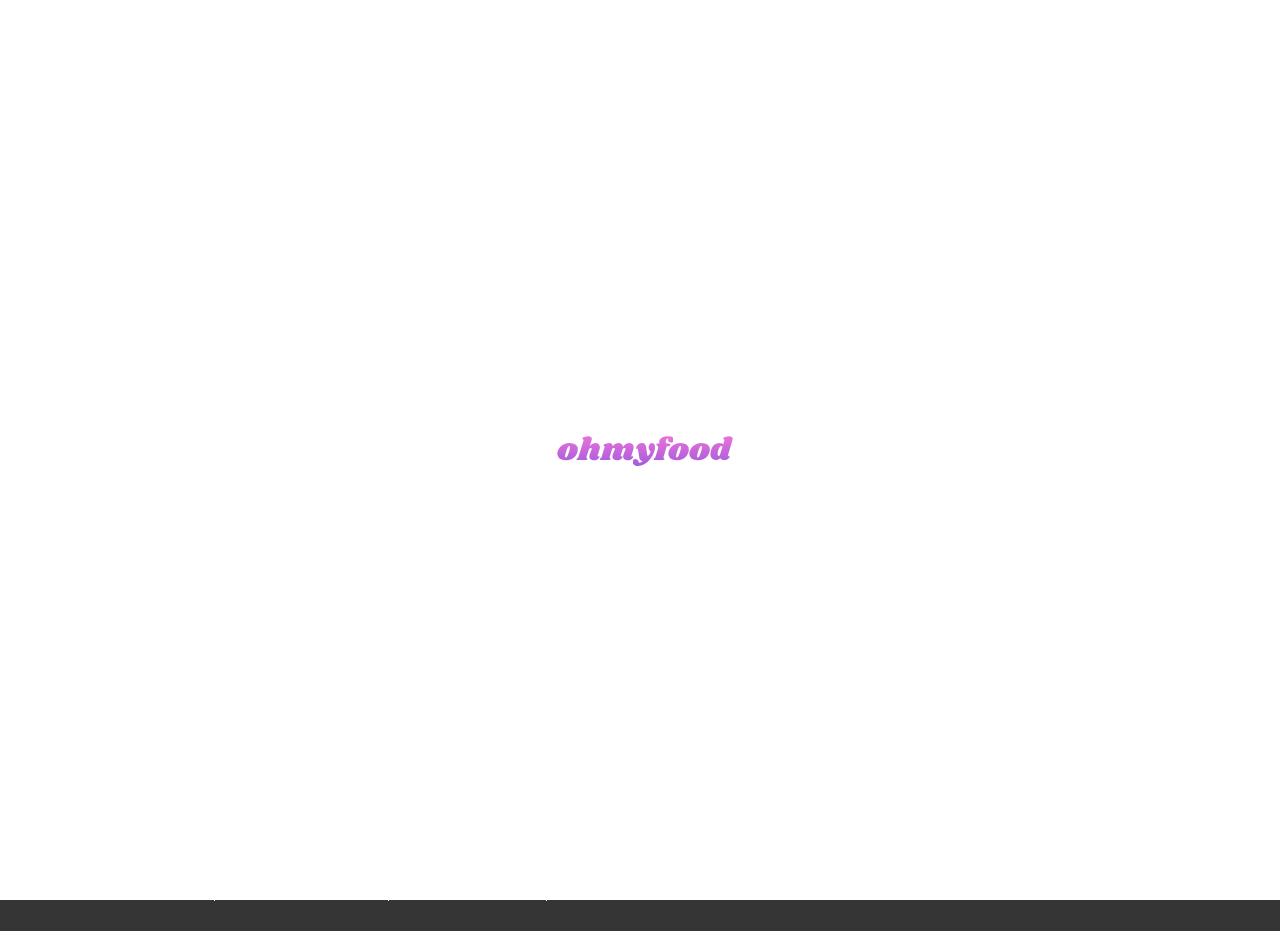
<file: index.html>
<!DOCTYPE html>
<!-- setup html basis -->
<html lang="fr">

<head>
    <meta charset="utf-8" />

    <meta name="viewport" content="width=device-width, initial-scale=1">
   

    <!-- setup css stylesheet url -->

<link rel="stylesheet" href="public/css/main.css" />

    <!-- setup Favicon -->

    <link rel="shortcut icon" href="./public/img/favicon.png" />



    <!-- setup fontawesome api -->

    <link rel="stylesheet" href="https://pro.fontawesome.com/releases/v5.10.0/css/all.css"
        integrity="sha384-AYmEC3Yw5cVb3ZcuHtOA93w35dYTsvhLPVnYs9eStHfGJvOvKxVfELGroGkvsg+p" crossorigin="anonymous" />

    <title>Ohmyfood</title>
</head>
<!-- Load Spinner -->

<div class="loader">
      <div class="spinner"> 
        <span>o</span>
        <span>h</span>
        <span>m</span>
        <span>y</span>
        <span>f</span>
        <span>o</span>
        <span>o</span>
        <span>d</span>
    </div>
   </div>
<header class="home-page-header">
    ohmyfood
</header>
<div class="large-screen-main">
<div class="largescreen-presentation">
<form action="#" method="POST" class="search-form">
    <div>
        <i class="fa fa-map-marker-alt fa-lg"></i>
        <input type="search" name="city" placeholder="Paris, Belleville" />
        <input type="submit" class="" hidden />
    </div>
</form>
<section class="presentation">
    <h1>
        Découvrez des restaurants d'exception, séléctionnés par nos soins.
    </h1>
    <h2>
        Réservez le menu qui vous convient
    </h2>

    
    <button onclick="window.location.href='#restaurant'">
        Explorer nos restaurants
    </button>

</section>

<section class="operation">
    <h2>
        Fonctionnement
    </h2>
    <ul>
        <li>
            <h3><i class="fas fa-mobile-alt"></i>
                Choisissez un restaurant</h3>
        </li>
        <li>
            <h3><i class="fas fa-list fa-sm"></i>
                Composez votre menu</h3>
        </li>
        <li>
            <h3><i class="fa fa-store fa-sm"></i>
                Dégustez au restaurant</h3>
        </li>
    </ul>

</section>
</div>
<div class="restaurants" id="restaurant">
    <h2>
        Restaurants
    </h2>
    <div class="restaurant-grid">
    <article>
        <div class="heart">
            <i class="far fa-heart heartfirst"><i class="far fa-heart heartsecond "></i></i>
        </div>
        <a href="La%20palette%20du%20goût.html">

        <div class="new restaurant-grid__image">

            <img src="public/img/jay-wennington-N_Y88TWmGwA-unsplash.jpg" alt="La palette du goût" />

            
        </div>
        <div class="restaurant-grid__infos">
                <h3>
                    La palette du goût
                </h3>
                <p>Ménilmontant</p>
        </div>
        </a>
            
    </article>

    <article >
        <div class="heart">
            <i class="far fa-heart heartfirst"><i class="far fa-heart heartsecond "></i></i>           
    </div>
    <a href="La%20note%20enchantée.html">

        <div class="new restaurant-grid__image">

            <img src="public/img/stil-u2Lp8tXIcjw-unsplash.jpg" alt="La note enchantée" />

        </div>
        <div class="restaurant-grid__infos">
                <h3>
                    La note enchantée
                </h3>
                <p>Charonne</p>
            </div>
            </a>
            
    </article>

    <article>
        <div class="heart">
            <i class="far fa-heart heartfirst"><i class="far fa-heart heartsecond "></i></i>            
    </div>
                <a href="À%20la%20Française.html">

        <div class="restaurant-grid__image">

            <img src="public/img/toa-heftiba-DQKerTsQwi0-unsplash.jpg" alt="À la Française" />
        </div>
        <div class="restaurant-grid__infos">
                <h3>
                    À la Française
                </h3>
                <p>Cité Rouge</p>
           </div>
            </a>
            
    </article>

    <article>
        <div class="heart">
            <i class="far fa-heart heartfirst"><i class="far fa-heart heartsecond "></i></i>           
    </div>
    <a href="Le%20délice%20des%20sens.html">

        <div class="restaurant-grid__image">

            <img src="public/img/louis-hansel-shotsoflouis-qNBGVyOCY8Q-unsplash.jpg" alt="Le délice des sens" />
            
        </div>
        <div class="restaurant-grid__infos">
                <h3>
                    Le délice des sens
                </h3>
                <p>Folie-Méricourt</p>
           </div>
            </a>
            
    </article>
</div>
</div>
</div>
<footer>
    <h4>
        ohmyfood
    </h4>
    <ul>
        <li>
            <i class="fa fa-utensils"></i>Proposer un restaurant
        </li>
        <li>
        <i class="fa fa-hands-helping"></i>Devenir partenaire
    </li>
    <li>
        Mentions légales
    </li>
    <li>
       <a href="mailto:administer@mail.mail"> Contact</a>
    </li>
    </ul>
</footer>
</file>
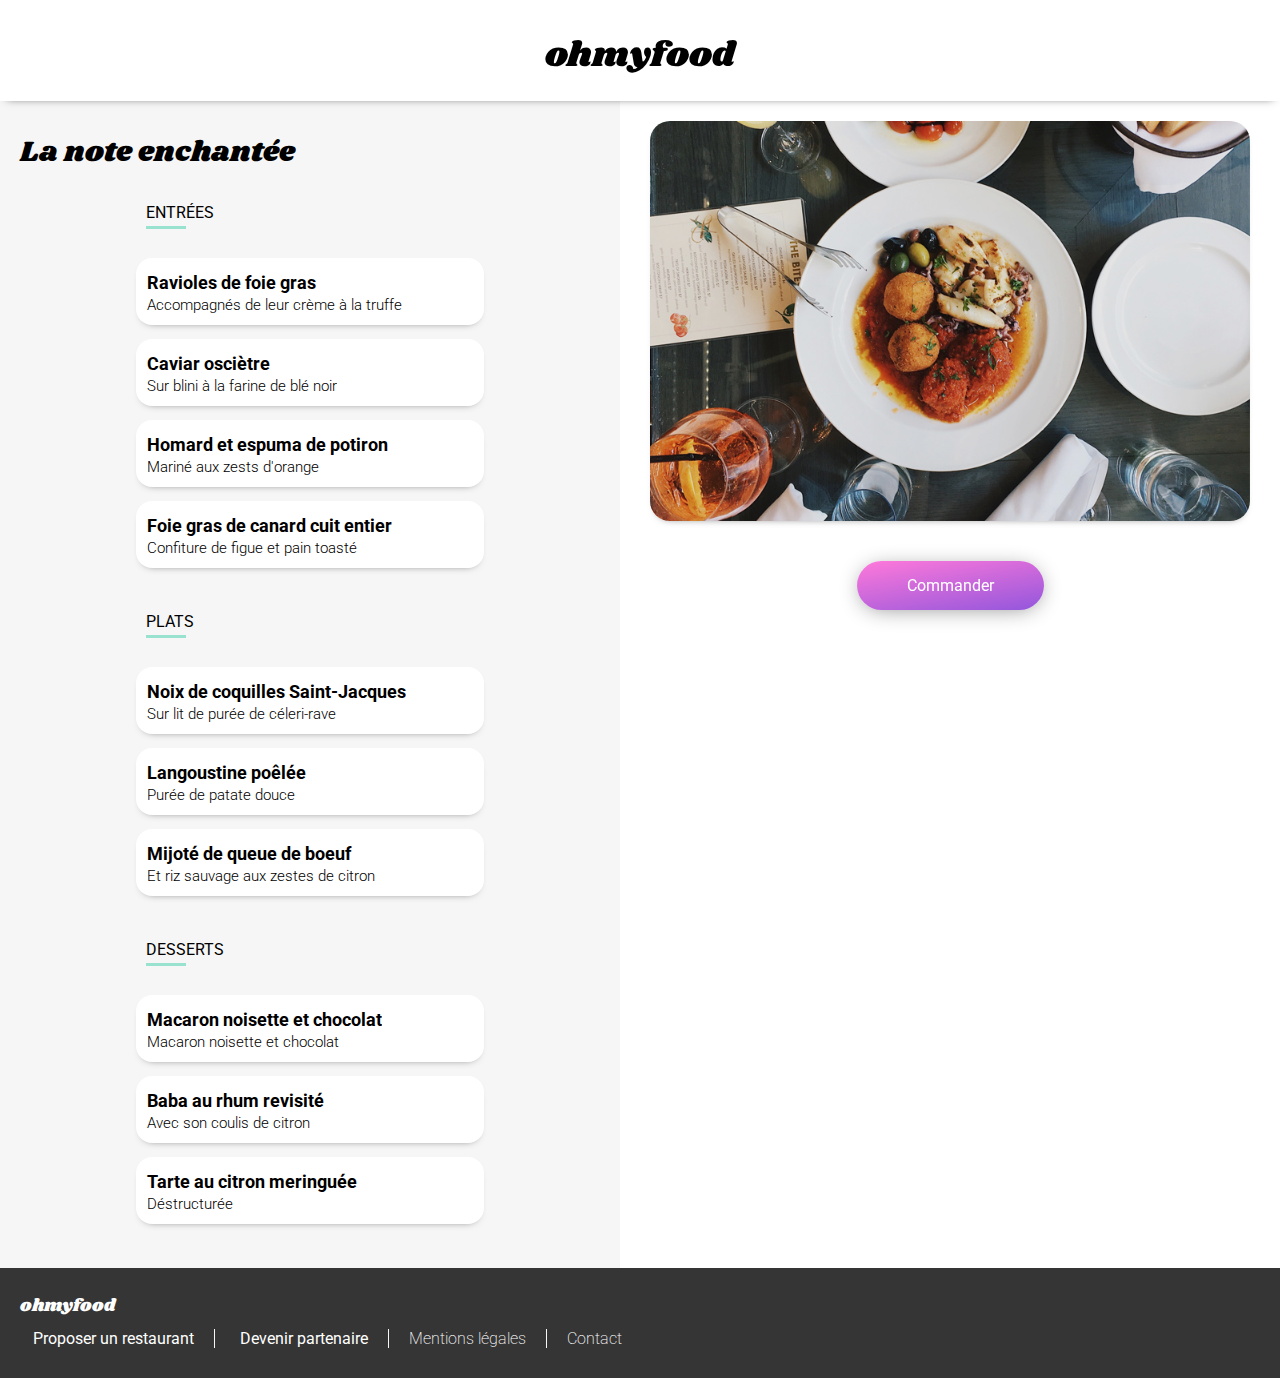
<file: La note enchantée.html>
<!DOCTYPE html>
<!-- setup html basis -->
<html lang="fr">

<head>
    <meta charset="utf-8" />

    <meta name="viewport" content="width=device-width, initial-scale=1">
   

      <!-- setup Favicon -->

      <link rel="shortcut icon" href="./public/img/favicon.png" />

    <!-- setup css stylesheet url -->

    <link rel="stylesheet" href="public/css/main.css" />

    <!-- setup fontawesome api -->

    <link rel="stylesheet" href="https://pro.fontawesome.com/releases/v5.10.0/css/all.css"
        integrity="sha384-AYmEC3Yw5cVb3ZcuHtOA93w35dYTsvhLPVnYs9eStHfGJvOvKxVfELGroGkvsg+p" crossorigin="anonymous" />

    <title>Ohmyfood</title>
</head>
<header class="menu-page-header"><a href="index.html"><i class="fa fa-arrow-left fa-sm "></i></a>

        ohmyfood
</header>
<div class="large-screen-menu-main">

    <div class="header-img">
        <img src="public/img/stil-u2Lp8tXIcjw-unsplash.jpg" alt="La note enchantée" />
        <button class="menu-button button-tablet">
            Commander
        </button>
    </div>
    <section class="menu">
        <h1>La note enchantée</h1>
        <div class="heart-menu"><i class="far fa-heart heartfirst"><i class="far fa-heart heartsecond "></i></i></div>
        <article>
            <h2>entrées</h2>

            <ul>

                <li>
                    <div>
                        <h3>Ravioles de foie gras </h3>
                        <p>
                            Accompagnés de leur crème à la truffe
                        </p>
                    </div>
                    <div class="price-check">
                        <p>
                            25€
                        </p>
                        <i class="fa fa-check-circle"></i>
                    </div>
                </li>
                <li>
                    <div>
                        <h3>
                            Caviar osciètre </h3>
                        <p>
                            Sur blini à la farine de blé noir
                        </p>
                    </div>
                    <div class="price-check">
                        <p>
                            35€
                        </p>
                        <i class="fa fa-check-circle"></i>
                    </div>
                </li>
                <li>
                    <div>
                        <h3>Homard et espuma de potiron</h3>
                        <p>
                            Mariné aux zests d'orange
                        </p>
                    </div>
                    <div class="price-check">
                        <p>
                            20€
                        </p>
                        <i class="fa fa-check-circle"></i>
                    </div>
                </li>
                <li>
                    <div>
                        <h3>Foie gras de canard cuit entier</h3>
                        <p>
                            Confiture de figue et pain toasté
                        </p>
                    </div>
                    <div class="price-check">
                        <p>
                            35€
                        </p>
                        <i class="fa fa-check-circle"></i>
                    </div>
                </li>
            </ul>
            <h2>Plats</h2>

            <ul>

                <li>
                    <div>
                        <h3>Noix de coquilles Saint-Jacques</h3>
                        <p>
                            Sur lit de purée de céleri-rave
                        </p>
                    </div>
                    <div class="price-check">
                        <p>
                            40€
                        </p>
                        <i class="fa fa-check-circle"></i>
                    </div>
                </li>
                <li>
                    <div>
                        <h3>Langoustine poêlée</h3>
                        <p>Purée de patate douce</p>
                    </div>
                    <div class="price-check">
                        <p>
                            35€
                        </p>
                        <i class="fa fa-check-circle"></i>
                    </div>
                </li>
                <li>
                    <div>
                        <h3>Mijoté de queue de boeuf </h3>
                        <p>
                            Et riz sauvage aux zestes de citron
                        </p>
                    </div>
                    <div class="price-check">
                        <p>
                            44€
                        </p>
                        <i class="fa fa-check-circle"></i>
                    </div>
                </li>
            </ul>
            <h2>Desserts</h2>

            <ul>

                <li>
                    <div>
                        <h3>
                            Macaron noisette et chocolat</h3>
                        <p>
                            Macaron noisette et chocolat
                    </div>
                    <div class="price-check">
                        <p>
                            18€
                        </p>
                        <i class="fa fa-check-circle"></i>
                    </div>
                </li>
                <li>
                    <div>
                        <h3>Baba au rhum revisité </h3>
                        <p>
                            Avec son coulis de citron
                        </p>
                    </div>
                    <div class="price-check">
                        <p>
                            22€
                        </p>
                        <i class="fa fa-check-circle"></i>
                    </div>
                </li>
                <li>
                    <div>
                        <h3>
                            Tarte au citron meringuée </h3>
                        <p>
                            Déstructurée
                        </p>
                    </div>
                    <div class="price-check">
                        <p>
                            23€
                        </p>
                        <i class="fa fa-check-circle"></i>
                    </div>
                </li>
            </ul>
        </article>
        <button class="menu-button">
            Commander
        </button>
    </section>
</div>
<footer>
    <h4>
        ohmyfood
    </h4>
    <ul>
        <li>
            <i class="fa fa-utensils"></i>Proposer un restaurant
        </li>
        <li>
            <i class="fa fa-hands-helping"></i>Devenir partenaire
        </li>
        <li>
            Mentions légales
        </li>
        <li>
            <a href="mailto:administer@mail.mail"> Contact</a>
        </li>
    </ul>
</footer>
</file>
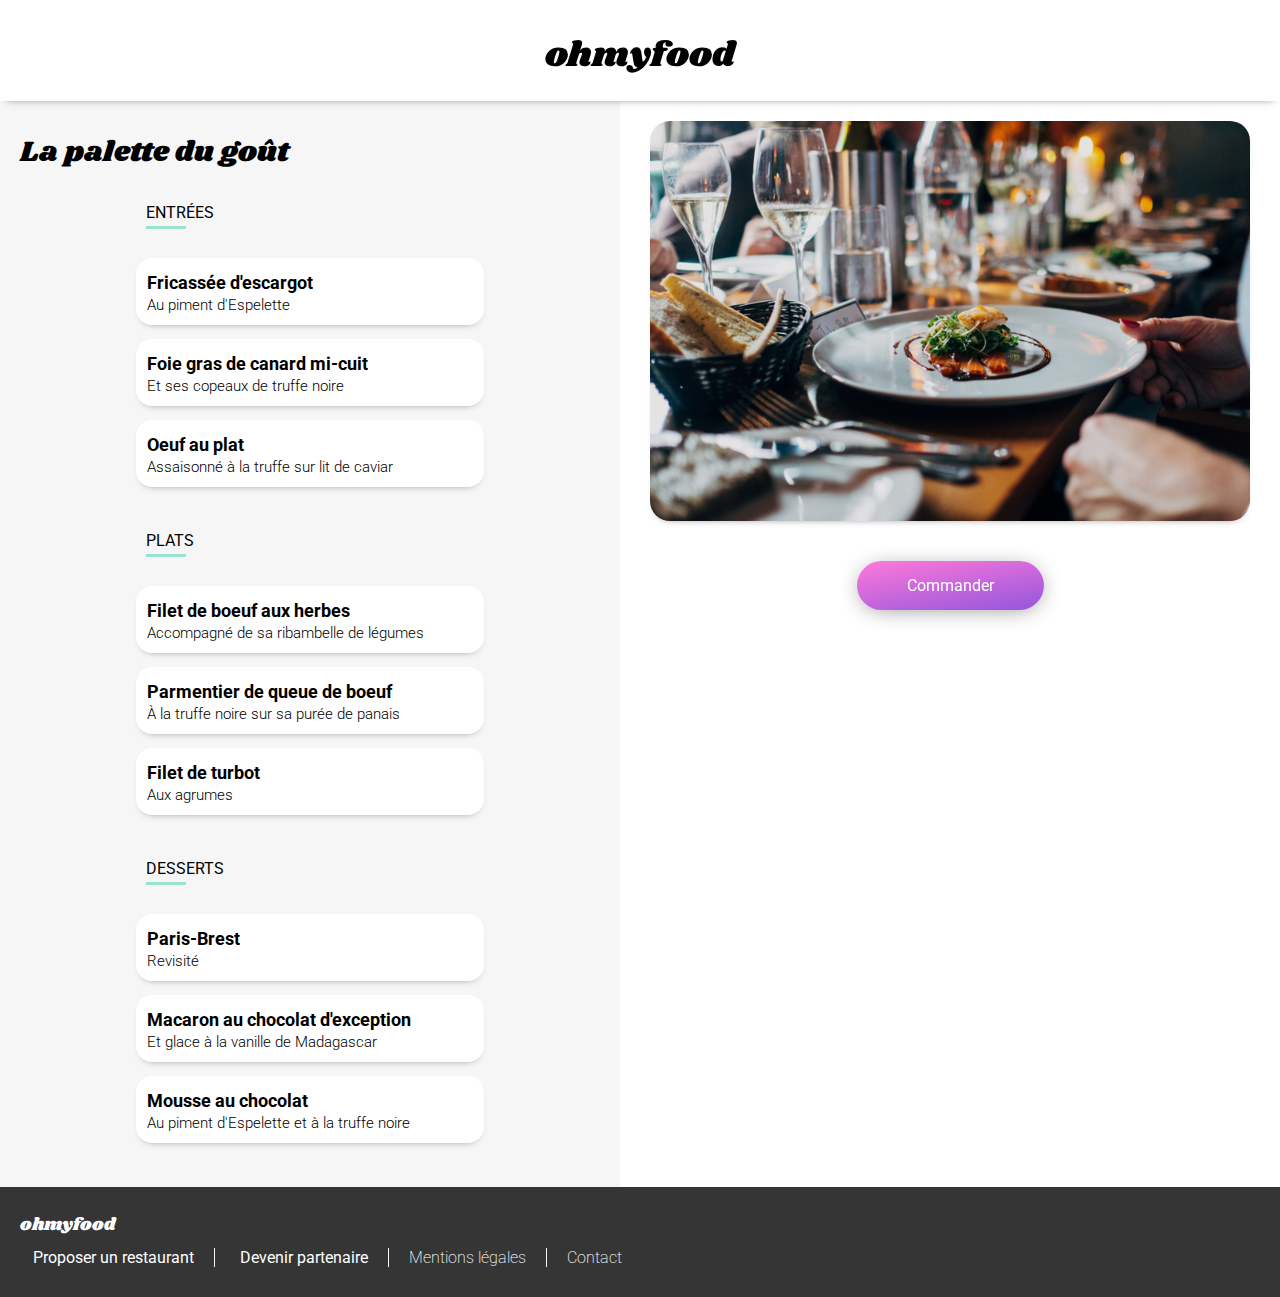
<file: La palette du goût.html>
<!DOCTYPE html>
<!-- setup html basis -->
<html lang="fr">

<head>
    <meta charset="utf-8" />

    <meta name="viewport" content="width=device-width, initial-scale=1">
 
   <!-- setup Favicon -->

   <link rel="shortcut icon" href="./public/img/favicon.png" />

    <!-- setup css stylesheet url -->

    <link rel="stylesheet" href="public/css/main.css" />

    <!-- setup fontawesome api -->

    <link rel="stylesheet" href="https://pro.fontawesome.com/releases/v5.10.0/css/all.css"
        integrity="sha384-AYmEC3Yw5cVb3ZcuHtOA93w35dYTsvhLPVnYs9eStHfGJvOvKxVfELGroGkvsg+p" crossorigin="anonymous" />

    <title>Ohmyfood</title>
</head>
<header class="menu-page-header">
<a href="index.html"><i class="fa fa-arrow-left fa-sm "></i></a>

ohmyfood
</header>
<div class="large-screen-menu-main">
<div class="header-img">
<img src="public/img/jay-wennington-N_Y88TWmGwA-unsplash.jpg" alt="La palette du goût"/>
<button class="menu-button button-tablet">
    Commander
</button>
</div>

<section class="menu">
    <h1>La palette du goût</h1>
    <div class="heart-menu"><i class="far fa-heart heartfirst"><i class="far fa-heart heartsecond "></i></i></div>
    <article>
            <h2>entrées</h2>

        <ul>

            <li>
                <div>
                    <h3>Fricassée d'escargot</h3>
                    <p>
                        Au piment d'Espelette
                    </p>
                </div>
                <div class="price-check">
                    <p>
                        25€
                    </p>
                    <i class="fa fa-check-circle"></i>
                </div>
            </li>
            <li>
                <div>
                    <h3>
                        Foie gras de canard mi-cuit</h3>
                    <p>
                        Et ses copeaux de truffe noire
                    </p>
                </div>
                <div class="price-check">
                    <p>
                        35€
                    </p>
                    <i class="fa fa-check-circle"></i>
                </div>
            </li>
            <li>
                <div>
                    <h3>Oeuf au plat</h3>
                    <p>
                        Assaisonné à la truffe sur lit de caviar
                    </p>
                </div>
                <div class="price-check">
                    <p>
                        20€
                    </p>
                    <i class="fa fa-check-circle"></i>
                </div>
            </li>
        </ul>
                   <h2>Plats</h2>
 <ul>

            <li>
                <div>
                    <h3>Filet de boeuf aux herbes</h3>
                    <p>
                        Accompagné de sa ribambelle de légumes
                    </p>
                </div>
                <div class="price-check">
                    <p>
                        40€
                    </p>
                    <i class="fa fa-check-circle"></i>
                </div>
            </li>
            <li>
                <div>
                    <h3>Parmentier de queue de boeuf</h3>
                    <p>À la truffe noire sur sa purée de panais</p>
                </div>
                <div class="price-check">
                    <p>
                        35€
                    </p>
                    <i class="fa fa-check-circle"></i>
                </div>
            </li>
            <li>
                <div>
                    <h3>Filet de turbot</h3>
                    <p>
                        Aux agrumes
                    </p>
                </div>
                <div class="price-check">
                    <p>
                        44€
                    </p>
                    <i class="fa fa-check-circle"></i>
                </div>
            </li>
        </ul>
                    <h2>Desserts</h2>
<ul>

            <li>
                <div>
                    <h3>
                        Paris-Brest</h3>
                    <p>
                        Revisité
                    </p>
                </div>
                <div class="price-check">
                    <p>
                        18€
                    </p>
                    <i class="fa fa-check-circle"></i>
                </div>
            </li>
            <li>
                <div>
                    <h3>Macaron au chocolat d'exception </h3>
                    <p>
                        Et glace à la vanille de Madagascar
                    </p>
                </div>
                <div class="price-check">
                    <p>
                        22€
                    </p>
                    <i class="fa fa-check-circle"></i>
                </div>
            </li>
            <li>
                <div>
                    <h3>
                        Mousse au chocolat </h3>
                    <p>
                        Au piment d'Espelette et à la truffe noire
                    </p>
                </div>
                <div class="price-check">
                    <p>
                        23€
                    </p>
                    <i class="fa fa-check-circle"></i>
                </div>
            </li>
        </ul>
    </article>
    <button class="menu-button">
        Commander
    </button>
</section>
</div>
<footer>
    <h4>
        ohmyfood
    </h4>
    <ul>
        <li>
            <i class="fa fa-utensils"></i>Proposer un restaurant
        </li>
        <li>
            <i class="fa fa-hands-helping"></i>Devenir partenaire
        </li>
        <li>
            Mentions légales
        </li>
        <li>
            <a href="mailto:administer@mail.mail"> Contact</a>
        </li>
    </ul>
</footer>
</file>
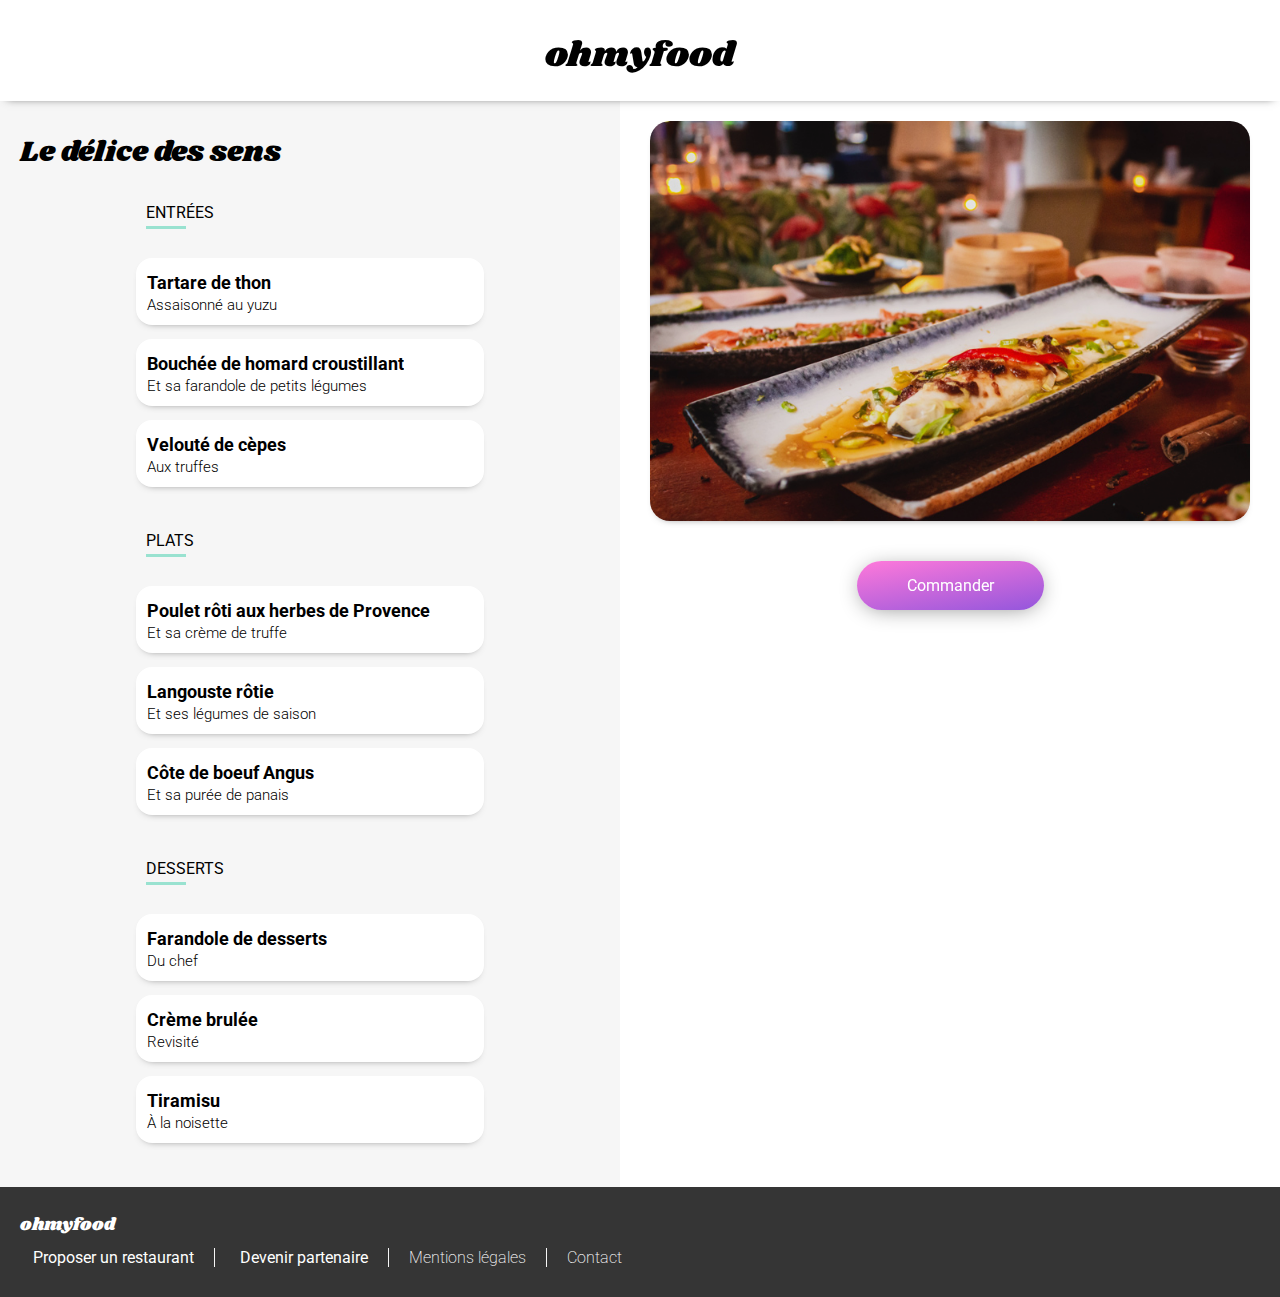
<file: Le délice des sens.html>
<!DOCTYPE html>
<!-- setup html basis -->
<html lang="fr">

<head>
    <meta charset="utf-8" />

    <meta name="viewport" content="width=device-width, initial-scale=1">
    

   <!-- setup Favicon -->

   <link rel="shortcut icon" href="./public/img/favicon.png" />

    <!-- setup css stylesheet url -->

    <link rel="stylesheet" href="public/css/main.css" />

    <!-- setup fontawesome api -->

    <link rel="stylesheet" href="https://pro.fontawesome.com/releases/v5.10.0/css/all.css"
        integrity="sha384-AYmEC3Yw5cVb3ZcuHtOA93w35dYTsvhLPVnYs9eStHfGJvOvKxVfELGroGkvsg+p" crossorigin="anonymous" />

    <title>Ohmyfood</title>
</head>
<header class="menu-page-header"><a href="index.html"><i class="fa fa-arrow-left fa-sm "></i></a>
    
    ohmyfood
</header>
<div class="large-screen-menu-main">

    <div class="header-img">
        <img src="public/img/louis-hansel-shotsoflouis-qNBGVyOCY8Q-unsplash.jpg" alt="Le délice des sens" />
        <button class="menu-button button-tablet">
            Commander
        </button>
    </div>
    <section class="menu">
        <h1>Le délice des sens</h1>
        <div class="heart-menu"><i class="far fa-heart heartfirst"><i class="far fa-heart heartsecond "></i></i></div>
        <article>
            <h2>entrées</h2>

            <ul>

                <li>
                    <div>
                        <h3>Tartare de thon</h3>
                        <p>
                            Assaisonné au yuzu
                        </p>
                    </div>
                    <div class="price-check">
                        <p>
                            25€
                        </p>
                        <i class="fa fa-check-circle"></i>
                    </div>
                </li>
                <li>
                    <div>
                        <h3>
                            Bouchée de homard croustillant</h3>
                        <p>
                            Et sa farandole de petits légumes
                        </p>
                    </div>
                    <div class="price-check">
                        <p>
                            35€
                        </p>
                        <i class="fa fa-check-circle"></i>
                    </div>
                </li>
                <li>
                    <div>
                        <h3>Velouté de cèpes </h3>
                        <p>
                            Aux truffes
                        </p>
                    </div>
                    <div class="price-check">
                        <p>
                            20€
                        </p>
                        <i class="fa fa-check-circle"></i>
                    </div>
                </li>
            </ul>
            <h2>Plats</h2>
            <ul>
                

                <li>
                    <div>
                        <h3>Poulet rôti aux herbes de Provence </h3>
                        <p>
                            Et sa crème de truffe
                        </p>
                    </div>
                    <div class="price-check">
                        <p>
                            40€
                        </p>
                        <i class="fa fa-check-circle"></i>
                    </div>
                </li>
                <li>
                    <div>
                        <h3>Langouste rôtie</h3>
                        <p>Et ses légumes de saison
                        </p>
                    </div>
                    <div class="price-check">
                        <p>
                            35€
                        </p>
                        <i class="fa fa-check-circle"></i>
                    </div>
                </li>
                <li>
                    <div>
                        <h3>Côte de boeuf Angus</h3>
                        <p>
                            Et sa purée de panais
                        </p>
                    </div>
                    <div class="price-check">
                        <p>
                            44€
                        </p>
                        <i class="fa fa-check-circle"></i>
                    </div>
                </li>
            </ul>
            <h2>Desserts</h2>

            <ul>

                <li>
                    <div>
                        <h3>
                            Farandole de desserts</h3>
                        <p>
                            Du chef
                        </p>
                    </div>
                    <div class="price-check">
                        <p>
                            18€
                        </p>
                        <i class="fa fa-check-circle"></i>
                    </div>
                </li>
                <li>
                    <div>
                        <h3>Crème brulée</h3>
                        <p>
                            Revisité
                        </p>
                    </div>
                    <div class="price-check">
                        <p>
                            22€
                        </p>
                        <i class="fa fa-check-circle"></i>
                    </div>
                </li>
                <li>
                    <div>
                        <h3>
                            Tiramisu </h3>
                        <p>
                            À la noisette
                        </p>
                    </div>
                    <div class="price-check">
                        <p>
                            23€
                        </p>
                        <i class="fa fa-check-circle"></i>
                    </div>
                </li>
            </ul>
        </article>
        <button class="menu-button">
            Commander
        </button>
    </section>
</div>
<footer>
    <h4>
        ohmyfood
    </h4>
    <ul>
        <li>
            <i class="fa fa-utensils"></i>Proposer un restaurant
        </li>
        <li>
            <i class="fa fa-hands-helping"></i>Devenir partenaire
        </li>
        <li>
            Mentions légales
        </li>
        <li>
            <a href="mailto:administer@mail.mail"> Contact</a>
        </li>
    </ul>
</footer>
</file>
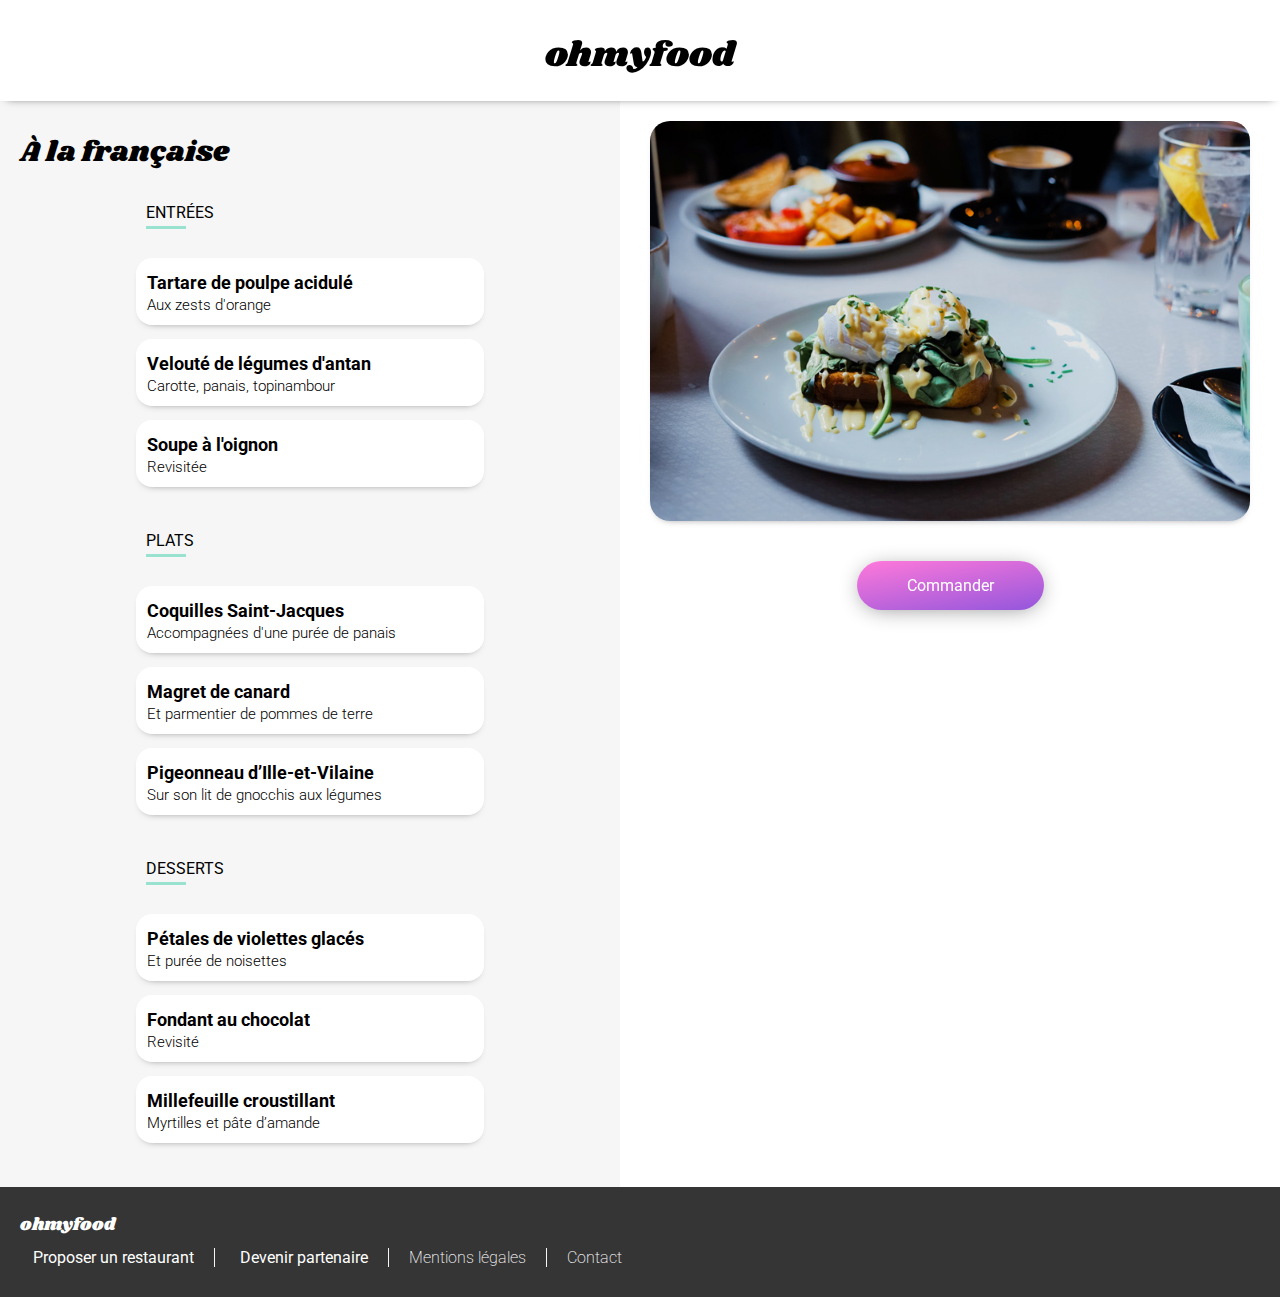
<file: À la Française.html>
<!DOCTYPE html>
<!-- setup html basis -->
<html lang="fr">

<head>
    <meta charset="utf-8" />

    <meta name="viewport" content="width=device-width, initial-scale=1">
    

       <!-- setup Favicon -->

       <link rel="shortcut icon" href="./public/img/favicon.png" />

    <!-- setup css stylesheet url -->

    <link rel="stylesheet" href="public/css/main.css" />

    <!-- setup fontawesome api -->

    <link rel="stylesheet" href="https://pro.fontawesome.com/releases/v5.10.0/css/all.css"
        integrity="sha384-AYmEC3Yw5cVb3ZcuHtOA93w35dYTsvhLPVnYs9eStHfGJvOvKxVfELGroGkvsg+p" crossorigin="anonymous" />

    <title>Ohmyfood</title>
</head>
<header class="menu-page-header"><a href="index.html"><i class="fa fa-arrow-left fa-sm "></i></a>

    ohmyfood
</header>
<div class="large-screen-menu-main">

    <div class="header-img">
        <img src="public/img/toa-heftiba-DQKerTsQwi0-unsplash.jpg" alt="À la Française" />
        <button class="menu-button button-tablet">
            Commander
        </button>
    </div>
    <section class="menu">
        <h1>À la française</h1>
        <div class="heart-menu"><i class="far fa-heart heartfirst"><i class="far fa-heart heartsecond "></i></i></div>
        <article>
            <h2>entrées</h2>

            <ul>

                <li>
                    <div>
                        <h3>Tartare de poulpe acidulé</h3>
                        <p>
                            Aux zests d'orange
                        </p>
                    </div>
                    <div class="price-check">
                        <p>
                            25€
                        </p>
                        <i class="fa fa-check-circle"></i>
                    </div>
                </li>
                <li>
                    <div>
                        <h3>
                            Velouté de légumes d'antan</h3>
                        <p>
                            Carotte, panais, topinambour
                        </p>
                    </div>
                    <div class="price-check">
                        <p>
                            35€
                        </p>
                        <i class="fa fa-check-circle"></i>
                    </div>
                </li>
                <li>
                    <div>
                        <h3>Soupe à l'oignon</h3>
                        <p>
                            Revisitée
                        </p>
                    </div>
                    <div class="price-check">
                        <p>
                            20€
                        </p>
                        <i class="fa fa-check-circle"></i>
                    </div>
                </li>
            </ul>
            <h2>Plats</h2>
            <ul>

                <li>
                    <div>
                        <h3>Coquilles Saint-Jacques</h3>
                        <p>
                            Accompagnées d'une purée de panais
                        </p>
                    </div>
                    <div class="price-check">
                        <p>
                            40€
                        </p>
                        <i class="fa fa-check-circle"></i>
                    </div>
                </li>
                <li>
                    <div>
                        <h3>Magret de canard</h3>
                        <p>Et parmentier de pommes de terre
                        </p>
                    </div>
                    <div class="price-check">
                        <p>
                            35€
                        </p>
                        <i class="fa fa-check-circle"></i>
                    </div>
                </li>
                <li>
                    <div>
                        <h3>Pigeonneau d’Ille-et-Vilaine</h3>
                        <p>
                            Sur son lit de gnocchis aux légumes
                        </p>
                    </div>
                    <div class="price-check">
                        <p>
                            44€
                        </p>
                        <i class="fa fa-check-circle"></i>
                    </div>
                </li>
            </ul>
             <h2>Desserts</h2>
 <ul>

                <li>
                    <div>
                        <h3>
                            Pétales de violettes glacés</h3>
                        <p>
                            Et purée de noisettes
                        </p>
                    </div>
                    <div class="price-check">
                        <p>
                            18€
                        </p>
                        <i class="fa fa-check-circle"></i>
                    </div>
                </li>
                <li>
                    <div>
                        <h3>Fondant au chocolat</h3>
                        <p>
                            Revisité
                        </p>
                    </div>
                    <div class="price-check">
                        <p>
                            22€
                        </p>
                        <i class="fa fa-check-circle"></i>
                    </div>
                </li>
                <li>
                    <div>
                        <h3>
                            Millefeuille croustillant</h3>
                        <p>
                            Myrtilles et pâte d’amande
                        </p>
                    </div>
                    <div class="price-check">
                        <p>
                            23€
                        </p>
                        <i class="fa fa-check-circle"></i>
                    </div>
                </li>
            </ul>
        </article>
        <button class="menu-button">
            Commander
        </button>
    </section>
</div>
<footer>
    <h4>
        ohmyfood
    </h4>
    <ul>
        <li>
            <i class="fa fa-utensils"></i>Proposer un restaurant
        </li>
        <li>
            <i class="fa fa-hands-helping"></i>Devenir partenaire
        </li>
        <li>
            Mentions légales
        </li>
        <li>
            <a href="mailto:administer@mail.mail"> Contact</a>
        </li>
    </ul>
</footer>
</file>
<file: public/css/main.css>
/* font */
/* font-size and weight*/
/* shadows*/
/* Media queries */
/* Media queries */
/* font properties*/
/* gradient properties*/
/***********************Home Page***********************/
/* .operation*/
/*restaurant-style*/
/*****************************Menu-Pages******************/
/*Menu style*/
@import url("https://fonts.googleapis.com/css2?family=Roboto:wght@100;300;400;500;700;900&family=Shrikhand&display=swap");
* {
  margin: 0;
  padding: 0;
}

h1, h2, h3, h5, h6, p, span, a, li, button, ::placeholder {
  font-family: "Roboto", sans-serif;
  color: black;
}

h3 {
  font-size: 1.15rem;
}

h4 {
  font-size: 1.1rem;
}

p {
  font-size: 1.1rem;
  font-weight: 300;
}

.loader {
  display: block;
  width: 100%;
  height: 100%;
  position: fixed;
  background-color: white;
  top: 0;
  left: 0;
  bottom: 0;
  right: 0;
  z-index: 10;
  pointer-events: none;
  animation: loader 3s forwards;
}

.spinner {
  position: absolute;
  top: 50%;
  left: 50%;
  transform: translate(-50%, -50%);
}

.spinner span {
  font-size: 2rem;
  display: inline-block;
  position: relative;
  top: 0;
  animation: bounce 0.3s alternate;
  animation-iteration-count: 4;
  -webkit-animation-iteration-count: 4;
  font-family: "Shrikhand";
  background: linear-gradient(to top, #9356dc 0%, #ff79da 100%);
  -webkit-background-clip: text;
  -webkit-text-fill-color: transparent;
  padding-left: 2px;
  padding-right: 5px;
  text-align: center;
  margin-right: -11px;
}

span:nth-child(1n) {
  animation-delay: 0.1s;
}

span:nth-child(2n) {
  animation-delay: 0.2s;
}

span:nth-child(3n) {
  animation-delay: 0.3s;
}

span:nth-child(4n) {
  animation-delay: 0.4s;
}

span:nth-child(5n) {
  animation-delay: 0.5s;
}

span:nth-child(6n) {
  animation-delay: 0.6s;
}

span:nth-child(7n) {
  animation-delay: 0.7s;
}

span:nth-child(8n) {
  animation-delay: 0.8s;
}

@keyframes bounce {
  from {
    top: 0;
  }
  to {
    top: -22px;
  }
}

@keyframes loader {
  from {
    opacity: 1;
  }
  80% {
    opacity: 1;
  }
  to {
    opacity: 0;
  }
}

article li {
  animation: splash 1100ms normal backwards ease-in-out;
}

article li:nth-child(1n) {
  animation-delay: 0.2s;
}

article li:nth-child(2n) {
  animation-delay: 0.4s;
}

article li:nth-child(3n) {
  animation-delay: 0.6s;
}

article li:nth-child(4n) {
  animation-delay: 0.8s;
}

@keyframes splash {
  from {
    transform: translateY(15px);
    opacity: 0;
  }
  50% {
    opacity: 0;
  }
  50% {
    opacity: 1;
  }
  to {
    transform: translateY(0px);
  }
}

.heartsecond {
  font-size: 1.35rem;
  transform: scaleY(1.02);
  position: absolute;
  right: 0;
  top: 0;
  bottom: 0;
  left: 0;
  font-weight: 900 !important;
  background: #9356dc;
  background: -webkit-linear-gradient(350deg, #9356dc 0%, #ff79da 100%);
  filter: progid:DXImageTransform.Microsoft.gradient(startColorstr="#9356dc",endColorstr="#ff79da",GradientType=1);
  -webkit-background-clip: text;
  background-clip: text;
  -webkit-text-fill-color: transparent;
  z-index: -1;
  opacity: 0;
  transition: 600ms;
}

.heartfirst {
  font-size: 1.35rem;
  transform: scaleY(1.02);
  position: relative;
  z-index: 1;
  font-weight: 100 !important;
  transition: 400ms;
  cursor: pointer;
  color: #353535;
}

.heartfirst:hover {
  color: #f6f6f6;
}

.heartfirst:hover .heartsecond {
  opacity: 1;
  z-index: 2;
}

.home-page-header {
  animation: smooth-appearing 2000ms backwards;
  animation-delay: 2200ms;
}

.menu-page-header {
  animation: smooth-appearing 750ms backwards;
  animation-delay: 250ms;
}

.large-screen-main {
  animation: smooth-appearing 1300ms backwards;
  animation-delay: 2500ms;
}

.large-screen-menu-main {
  animation: smooth-appearing 1015ms backwards;
  animation-delay: 250ms;
}

@keyframes smooth-appearing {
  from {
    opacity: 0;
  }
  to {
    opacity: 1;
  }
}

button {
  order: 2;
  align-self: center;
  width: fit-content;
  color: #ffff;
  border: none;
  font-size: 1rem;
  margin: 15px 0 38px 0;
  padding: 15px 20px;
  border-radius: 30px;
  cursor: pointer;
  box-shadow: 0px 3px 22px -5px #00000078;
  background: linear-gradient(350deg, #9356dc 0%, #ff79da 100%);
  position: relative;
  z-index: 1;
}

@media screen and (min-width: 961px) {
  button {
    display: none;
  }
}

button::after {
  content: '';
  position: absolute;
  z-index: -1;
  background: linear-gradient(350deg, #9356dc 0%, #ff79da 80%);
  top: 0;
  right: 0;
  bottom: 0;
  left: 0;
  opacity: 0;
  transition: 400ms;
  border-radius: 30px;
}

button:hover::after {
  opacity: 1;
  box-shadow: 0px 7px 15px 0px #0000003b;
}

.menu-button {
  width: 187px;
  display: block;
  margin-left: auto;
  margin-right: auto;
  margin-top: 40px;
  margin-bottom: 50px;
}

@media screen and (min-width: 760px) and (max-width: 960px) {
  .menu-button {
    display: none;
  }
}

@media screen and (min-width: 961px) {
  .menu-button {
    display: none;
  }
}

.menu-button.button-tablet {
  display: none;
}

@media screen and (min-width: 760px) and (max-width: 960px) {
  .menu-button.button-tablet {
    display: block;
  }
}

@media screen and (min-width: 961px) {
  .menu-button.button-tablet {
    display: block;
  }
}

html {
  scroll-behavior: smooth;
}

@media screen and (min-width: 961px) {
  .large-screen-main {
    display: flex;
    flex-flow: row;
    min-height: 80vh;
  }
}

@media screen and (min-width: 961px) {
  .largescreen-presentation {
    display: flex;
    flex-flow: column;
    justify-content: flex-start;
    width: 50%;
    position: relative;
  }
}

.presentation {
  display: flex;
  flex-flow: column;
  justify-content: center;
  background-color: #f6f6f6;
  padding: 0 20px 20px 20px;
  margin-bottom: 15px;
  text-align: center;
}

@media screen and (min-width: 961px) {
  .presentation {
    max-width: 500px;
    background-color: transparent;
    margin-bottom: 0;
    margin: 20px;
    max-width: 405px;
  }
}

.presentation h2 {
  font-size: 1.45rem;
  font-weight: 900;
  margin: 37px 15px 12px 10px;
  padding: 0px 20px 0 10px;
  order: 0;
}

@media screen and (min-width: 961px) {
  .presentation h2 {
    width: 350px;
    margin-top: 20px;
  }
}

.presentation h1 {
  font-size: 1.15rem;
  font-weight: 300;
  margin: 0 0 14px 0;
  line-height: 21px;
  order: 1;
}

@media screen and (min-width: 961px) {
  .presentation h1 {
    margin-bottom: 10px;
    margin-top: 10px;
    width: 400px;
  }
}

.operation {
  margin-bottom: 50px;
}

@media screen and (min-width: 961px) {
  .operation {
    margin-left: 70px;
    order: 3;
  }
}

.operation h2 {
  font-size: 1.45rem;
  font-weight: 700;
  margin: 46px 15px 10px 10px;
  padding: 0px 20px 0 10px;
}

@media screen and (min-width: 961px) {
  .operation h2 {
    margin-left: 75px;
  }
}

@media screen and (min-width: 760px) and (max-width: 960px) {
  .operation h2 {
    margin-bottom: 30px;
  }
}

.operation ul {
  margin-top: 15px;
}

.operation i {
  color: grey;
  padding: 0 20px 0 10px;
}

@media screen and (min-width: 760px) and (max-width: 960px) {
  .operation i {
    padding: 0 0 10px 0;
    display: block;
    font-size: 1.8rem !important;
  }
}

.operation i.fa-mobile-alt {
  font-size: 1.2rem;
}

.operation i.fa-list {
  font-size: 1.1rem;
  vertical-align: -0.1rem;
}

.operation ul {
  display: flex;
  flex-flow: row wrap;
  justify-content: space-evenly;
}

@media screen and (min-width: 961px) {
  .operation ul {
    justify-content: flex-start;
    flex-flow: column;
  }
}

.operation li {
  position: relative;
  background-color: #f6f6f6;
  margin: 10px 20px 18px 30px;
  padding: 27px 25px 25px 25px;
  border-radius: 20px;
  box-shadow: 0 4px 9px -7px rgba(0, 0, 0, 0.7);
  counter-increment: number;
  list-style-type: none;
  transition-duration: 400ms;
  width: 280px;
}

@media screen and (min-width: 961px) {
  .operation li {
    width: 240px;
  }
}

@media screen and (min-width: 760px) and (max-width: 960px) {
  .operation li {
    width: 110px;
    padding: 25px 50px;
    margin: 10px 0;
    text-align: center;
  }
}

.operation li h3 {
  font-size: 1rem;
}

.operation li::before {
  content: counter(number) " ";
  position: absolute;
  left: -12px;
  bottom: 21px;
  background-color: #9356dc;
  border-radius: 20px;
  height: 24px;
  width: 24px;
  color: #ffff;
  font-size: 0.8rem;
  text-align: center;
  line-height: 1.6rem;
}

@media screen and (min-width: 760px) and (max-width: 960px) {
  .operation li::before {
    left: 50%;
    transform: translateX(-50%);
    top: -12px;
  }
}

.operation li:hover {
  cursor: pointer;
  background-color: #f2eafb;
  box-shadow: 0px 7px 15px 0px #0000003b;
}

.operation li:hover i {
  color: #9356DC;
}

.restaurants {
  background-color: #f6f6f6;
  padding-bottom: 55px;
  padding-top: 10px;
}

@media screen and (min-width: 961px) {
  .restaurants {
    border-radius: 0 0 0 20px;
    padding-bottom: 0px;
  }
}

.restaurants h2 {
  font-size: 1.45rem;
  font-weight: 700;
  margin: 46px 15px 10px 10px;
  padding: 0px 20px 0 10px;
}

@media screen and (min-width: 961px) {
  .restaurants h2 {
    margin-left: 75px;
  }
}

@media screen and (min-width: 760px) and (max-width: 960px) {
  .restaurants h2 {
    margin-bottom: 30px;
  }
}

@media screen and (min-width: 961px) {
  .restaurants h2 {
    margin-top: 30px;
  }
}

.restaurant-grid::-webkit-scrollbar {
  display: none;
}

/* Hide scrollbar for IE, Edge and Firefox */
.restaurant-grid {
  -ms-overflow-style: none;
  /* IE and Edge */
  scrollbar-width: none;
  /* Firefox */
}

.restaurant-grid {
  display: flex;
  flex-flow: row wrap;
  justify-content: space-evenly;
}

@media screen and (min-width: 961px) {
  .restaurant-grid {
    overflow-y: scroll;
    max-height: 560px;
    padding-bottom: 35px;
  }
}

.restaurant-grid article {
  margin: 10px 20px;
  border-radius: 15px;
  overflow: hidden;
  position: relative;
  box-shadow: 0 4px 9px -7px rgba(0, 0, 0, 0.7);
  transition-duration: 400ms;
  width: 337px;
}

.restaurant-grid article:hover {
  box-shadow: 0px 7px 15px 0px #0000003b;
}

.restaurant-grid article a {
  text-decoration: none;
  display: block;
}

.restaurant-grid article .heart {
  position: absolute;
  bottom: 30px;
  right: 30px;
}

.restaurant-grid__image {
  height: 170px;
}

.restaurant-grid__image img {
  width: 100%;
  transform: translateY(-30px);
}

.restaurant-grid__infos {
  background-color: #ffff;
  width: calc(100% - 30px);
  position: relative;
  padding: 15px 20px 15px 10px;
}

.restaurant-grid__infos p {
  padding-top: 2px;
}

.new::after {
  display: block;
  content: "Nouveau";
  color: #278870;
  position: absolute;
  top: 14px;
  right: 12px;
  border-radius: 2px;
  background-color: #99E2D0;
  padding: 7px 12px;
  font-family: Roboto;
  font-weight: 500;
  font-size: 0.85em;
  box-shadow: 0 4px 9px -7px rgba(0, 0, 0, 0.7);
}

header a {
  text-decoration: none;
}

header i:before {
  position: absolute;
  left: 23px;
  top: 26px;
  font-size: 1.2rem;
}

@media screen and (min-width: 961px) {
  header i:before {
    font-size: 1.4rem;
    left: 33px;
    top: 45px;
  }
}

header button {
  display: none;
}

@media screen and (min-width: 961px) {
  header button {
    display: block;
    position: absolute;
    margin: 0;
    left: 70px;
    top: 40PX;
    font-size: 0.8rem;
    padding: 12px 12px;
  }
}

.header-img {
  width: 100%;
  max-height: 400px;
  display: flex;
  align-items: center;
  overflow: hidden;
}

@media screen and (min-width: 760px) and (max-width: 960px) {
  .header-img {
    position: sticky;
    top: 20px;
    width: 48%;
    margin: 20px;
    max-height: 375px;
    overflow: visible;
    flex-direction: column;
  }
}

@media screen and (min-width: 961px) {
  .header-img {
    padding-bottom: 80px;
    position: sticky;
    top: 20px;
    width: 50%;
    margin: 20px;
    overflow: visible;
    flex-direction: column;
  }
}

.header-img img {
  width: 100%;
  filter: brightness(90%);
}

@media screen and (min-width: 760px) and (max-width: 960px) {
  .header-img img {
    border-radius: 20px;
    box-shadow: 0 4px 9px -7px rgba(0, 0, 0, 0.7);
  }
}

@media screen and (min-width: 961px) {
  .header-img img {
    border-radius: 20px;
    box-shadow: 0 4px 9px -7px rgba(0, 0, 0, 0.7);
    max-width: 600px;
  }
}

@media screen and (min-width: 760px) and (max-width: 960px) {
  .large-screen-menu-main {
    display: flex;
    flex-flow: row-reverse;
  }
}

@media screen and (min-width: 961px) {
  .large-screen-menu-main {
    display: flex;
    flex-flow: row-reverse;
  }
}

.menu {
  padding: 30px 0;
  border-radius: 40px 40px 0 0;
  overflow: hidden;
  margin-top: -35px;
  position: relative;
  background-color: #f6f6f6;
  width: 100%;
}

@media screen and (min-width: 760px) and (max-width: 960px) {
  .menu {
    margin-top: 0;
    border-radius: 0;
  }
}

@media screen and (min-width: 961px) {
  .menu {
    margin-top: 0;
    border-radius: 0;
  }
}

.menu h1 {
  font-family: "Shrikhand", sans-serif;
  font-weight: 500;
  font-size: 1.8rem;
  padding-left: 20px;
  position: relative;
}

.menu .heart-menu {
  position: absolute;
  top: 40px;
  right: 38px;
}

.menu h2 {
  font-weight: 400;
  font-size: 1rem;
  text-transform: uppercase;
  margin-top: 30px;
  padding-left: 20px;
  width: 348px;
}

.menu h2::after {
  display: block;
  padding-top: 4px;
  border-bottom: 3px solid #99E2D0;
  content: "";
  width: 40px;
}

@media screen and (min-width: 760px) and (max-width: 960px) {
  .menu h2 {
    background-color: #f6f6f6;
    padding-bottom: 15px;
  }
}

@media screen and (min-width: 961px) {
  .menu h2 {
    background-color: #f6f6f6;
    padding-bottom: 15px;
  }
}

@media screen and (min-width: 760px) and (max-width: 960px) {
  .menu {
    width: 52%;
  }
}

@media screen and (min-width: 961px) {
  .menu {
    width: 50%;
  }
}

.menu li {
  list-style-type: none;
  background-color: #ffff;
  border-radius: 16px;
  margin: 14px 16px;
  box-shadow: 0 4px 9px -7px rgba(0, 0, 0, 0.7);
  display: flex;
  flex-flow: row;
  justify-content: space-between;
  overflow: hidden;
  cursor: pointer;
  transition-duration: 400ms;
  width: 348px;
}

.menu li:hover {
  box-shadow: 0px 7px 15px 0px #0000003b;
}

.menu li:hover .price-check {
  margin-right: 0px;
}

.menu li div:first-child {
  overflow: hidden;
  white-space: nowrap;
}

.menu li h3 {
  text-overflow: ellipsis;
  overflow: hidden;
  padding: 14px 0 0 11px;
}

.menu li p {
  text-overflow: ellipsis;
  overflow: hidden;
  padding: 3px 0 11px 11px;
  font-size: 0.95rem;
}

.menu li .price-check {
  display: flex;
  flex-flow: row;
  padding: 0;
  margin-right: -61px;
  transition: 500ms;
}

.menu li .price-check p {
  align-self: flex-end;
  margin-right: 25px;
  margin-left: 5px;
  font-weight: 900;
  line-height: 1rem;
}

.menu li .price-check i {
  align-self: center;
  background-color: #99E2D0;
  padding: 11px 4px;
}

.menu li .price-check i:before {
  font-size: 1.05rem;
  color: #ffff;
  display: inline-block;
  margin: 15px;
  transition-duration: 0ms;
  transform: rotate(-1turn);
}

.menu li:hover i:before {
  transform: rotate(0turn);
  transition-duration: 500ms;
}

.menu article {
  display: flex;
  flex-flow: column;
  align-items: center;
}

footer {
  background-color: #353535;
  color: #ffff;
  padding: 25px 20px 30px 20px;
}

footer h4 {
  color: #ffff;
  font-family: Shrikhand;
  margin-bottom: 10px;
  font-weight: 100;
}

footer ul {
  list-style-type: none;
}

@media screen and (min-width: 961px) {
  footer ul {
    display: flex;
    flex-flow: row;
    justify-content: flex-start;
  }
}

@media screen and (min-width: 760px) and (max-width: 960px) {
  footer ul {
    display: flex;
    flex-flow: row;
    justify-content: flex-start;
  }
}

footer ul li {
  font-size: 1rem;
  padding-top: 8px;
  font-family: roboto;
  font-weight: 200;
  color: white;
  cursor: pointer;
}

@media screen and (min-width: 961px) {
  footer ul li {
    margin-right: 20px;
    border-right: 1px solid #f6f6f6;
    padding-right: 20px;
    padding-top: 0;
  }
}

@media screen and (min-width: 760px) and (max-width: 960px) {
  footer ul li {
    margin-right: 20px;
    border-right: 1px solid #f6f6f6;
    padding-right: 20px;
    padding-top: 0;
  }
}

footer ul li:last-child {
  border-right: none;
}

footer ul li:first-child, footer ul li:nth-child(2) {
  font-weight: 400;
}

footer ul i {
  padding-right: 5px;
}

footer ul i::before {
  font-size: 0.85rem;
}

footer ul li:first-child i {
  margin-right: 8px;
}

footer a {
  text-decoration: none;
  color: #ffff;
}

header {
  display: block;
  font-family: "Shrikhand", sans-serif;
  text-align: center;
  font-size: 1.8rem;
  background-color: #ffff;
  padding-top: 15px;
  padding-bottom: 6px;
}

@media screen and (min-width: 961px) {
  header {
    box-shadow: 0 4px 9px -7px rgba(0, 0, 0, 0.7);
    padding-top: 30px;
    padding-bottom: 20px;
    font-size: 2.2rem;
    position: relative;
    z-index: 1;
  }
}

@media screen and (min-width: 760px) and (max-width: 960px) {
  header {
    box-shadow: 0 4px 9px -7px rgba(0, 0, 0, 0.7);
    position: relative;
    z-index: 1;
  }
}

.search-form {
  padding: 15px 0;
  text-align: center;
  background-color: #eaeaea;
  box-shadow: inset 0 4px 9px -7px rgba(0, 0, 0, 0.7);
}

@media screen and (min-width: 961px) {
  .search-form {
    order: 2;
    width: 300px;
    border-radius: 15px;
    margin-left: 95px;
    background-color: #ffff;
    border: 1px solid #eaeaea;
    margin-bottom: 0px;
    box-shadow: 0 4px 9px -7px rgba(0, 0, 0, 0.7);
  }
}

@media screen and (min-width: 760px) and (max-width: 960px) {
  .search-form {
    box-shadow: unset;
  }
}

.search-form input {
  border: none;
  background-color: #eaeaea;
  padding: 0 10px;
  width: 150px;
}

@media screen and (min-width: 961px) {
  .search-form input {
    background-color: #ffff;
  }
}

.search-form input:focus {
  outline: none;
  font-size: 1rem;
  font-weight: 700;
  color: #353535;
}

.search-form input:focus::placeholder {
  opacity: 0;
  transition: opacity 0.35s ease-in-out;
}

.search-form input:hover::placeholder {
  opacity: 20%;
  transition-duration: 0.4s;
}

.search-form i {
  font-size: 1rem;
  color: #353535;
  vertical-align: 0.1rem;
}

@media screen and (min-width: 961px) {
  .search-form i {
    color: #9356DC;
    font-size: 1.2rem;
  }
}

input::placeholder {
  font-size: 1rem;
  font-weight: 700;
  color: #353535;
  transition: opacity 0.35s ease-in-out;
}
</file>
